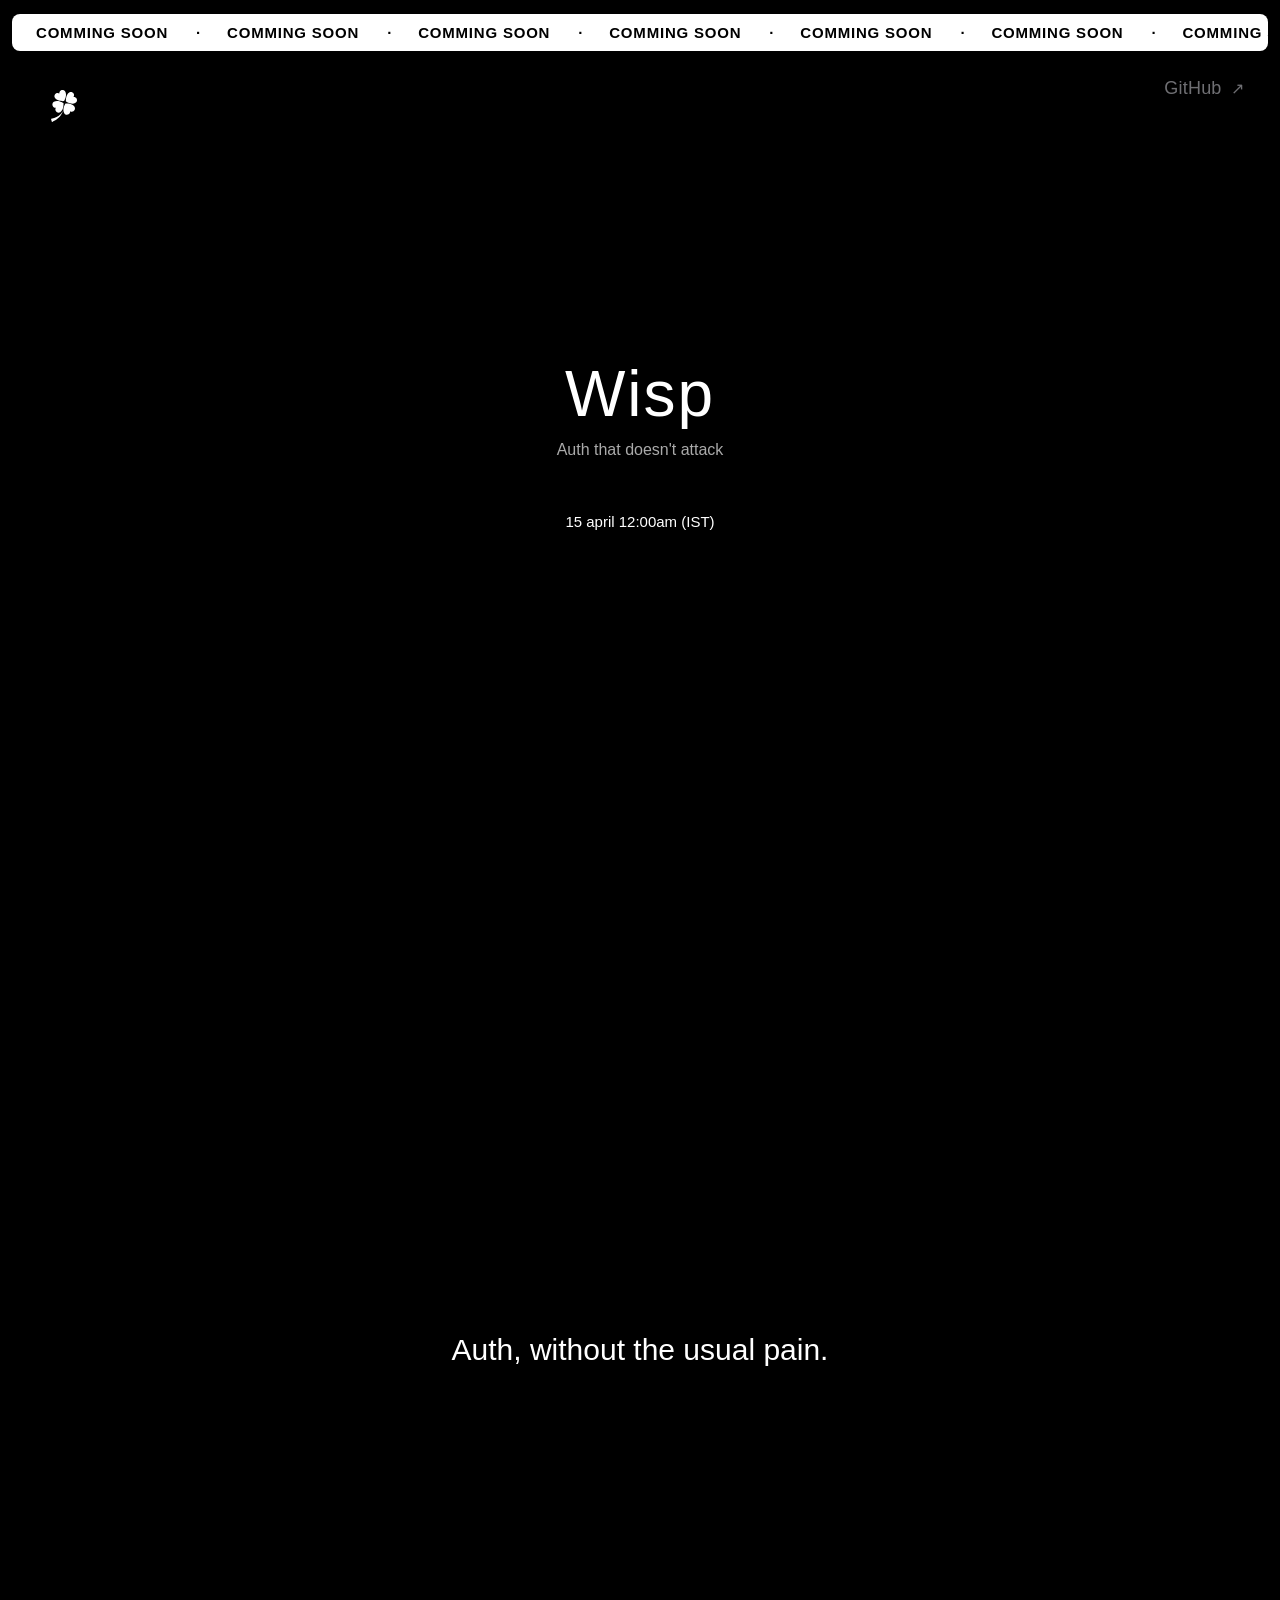
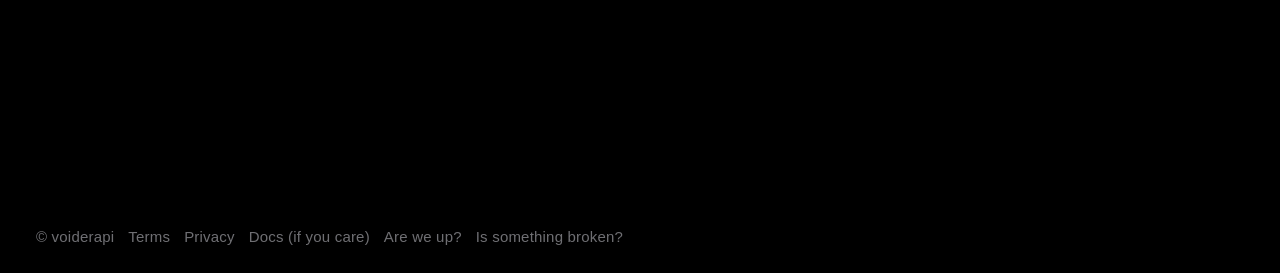
<file: public/index.html>
<!DOCTYPE html>
<html>
<head>
  <title>Wisp</title>
<meta charset="UTF-8">
<meta name="viewport" content="width=device-width, initial-scale=1.0">
<meta name="description" content="Wisp - Auth that doesn't suck">
<link rel="icon" type="image/svg+xml" href="wisplogowhite.svg">
<link rel="stylesheet" href="shared.css">
  <style>

    .announcement-bar {
      position: fixed;
      top: 14px;
      left: 12px;
      right: 12px;
      z-index: 10;
      overflow: hidden;
      background: #fff;
      border-radius: 8px;
      white-space: nowrap;
    }

    .announcement-track {
      display: flex;
      width: max-content;
      animation: marquee 14s linear infinite;
    }

    .announcement-text {
      display: flex;
      align-items: center;
      gap: 26px;
      flex: 0 0 auto;
      box-sizing: border-box;
      padding: 10px 0 10px 24px;
      color: #000;
      font-family: Arial, sans-serif;
      font-size: 15px;
      font-weight: 700;
      letter-spacing: 0.8px;
      text-transform: uppercase;
    }

    .announcement-text span {
      flex: 0 0 auto;
    }

    .announcement-text span::after {
      content: "·";
      margin-left: 28px;
    }

    .announcement-text span:last-child::after {
      content: "";
      margin-left: 0;
    }

    @keyframes marquee {
      from { transform: translateX(0); }
      to   { transform: translateX(-50%); }
    }

    /* ── HERO ── */
    .hero {
      height: 100vh;
      display: flex;
      flex-direction: column;
      justify-content: center;
      align-items: center;
      position: relative;
      text-align: center;
    }

    .bg {
      position: absolute;
      top: 0;
      left: 0;
      width: 100%;
      height: 120%;
      background: #000;
      z-index: -1;
      transform: translateY(0);
    }

    .top-link {
      position: absolute;
      top: 78px;
      right: 36px;
      color: #6f6f73;
      text-decoration: none;
      font-size: 18px;
      font-weight: 400;
      letter-spacing: 0.2px;
      transition: color 0.2s ease;
    }

    .top-link:hover { color: #a1a1a6; }

    .top-link span {
      margin-left: 4px;
      font-size: 16px;
    }

    .bottom-links {
      display: flex;
      flex-wrap: wrap;
      justify-content: flex-start;
      gap: 14px;
      padding: 28px 36px;
      background: #000;
    }

    .bottom-link {
      color: #6f6f73;
      text-decoration: none;
      font-size: 15px;
      font-weight: 400;
      letter-spacing: 0.2px;
      transition: color 0.2s ease;
    }

    .bottom-link:hover { color: #a1a1a6; }

    .top-logo {
      position: absolute;
      top: 78px;
      left: 36px;
      width: 56px;
      height: 56px;
      display: flex;
      align-items: center;
      justify-content: center;
    }

    .top-logo svg {
      width: 32px;
      height: 32px;
      display: block;
      fill: #fff;
    }

    h1 {
      font-size: 64px;
      margin: 0;
    }

    p {
      color: #aaa;
      margin-top: 10px;
    }

    .btn {
      margin-top: 25px;
      padding: 12px 50px;
      background: #000000;
      border-radius: 500px;
      display: block;
      margin-left: auto;
      margin-right: auto;
      border: 1px solid #000000;
      color: rgb(255, 255, 255);
      cursor: pointer;
      font-size: 15px;
      transition: border-color 0.2s ease;
    }


    /* ── SECTION (outside .hero) ── */
    .section {
      height: 100vh;
      display: flex;
      justify-content: center;
      align-items: center;
      background: #000;
      font-size: 30px;
    }
  </style>
</head>

<body>

  <!-- Announcement bar -->
  <div class="announcement-bar">
    <div class="announcement-track">
      <div class="announcement-text">
        <span>COMMING SOON</span>
        <span>COMMING SOON</span>
        <span>COMMING SOON</span>
        <span>COMMING SOON</span>
        <span>COMMING SOON</span>
        <span>COMMING SOON</span>
        <span>COMMING SOON</span>
        <span>COMMING SOON</span>
        <span>COMMING SOON</span>
        <span>COMMING SOON</span>
      </div>
      <div class="announcement-text" aria-hidden="true">
        <span>COMMING SOON</span>
        <span>COMMING SOON</span>
        <span>COMMING SOON</span>
        <span>COMMING SOON</span>
        <span>COMMING SOON</span>
        <span>COMMING SOON</span>
        <span>COMMING SOON</span>
        <span>COMMING SOON</span>
        <span>COMMING SOON</span>
        <span>COMMING SOON</span>
      </div>
    </div>
  </div>

  <!-- Hero — contains only hero elements -->
  <div class="hero">
    <div class="bg" id="bg"></div>

    <div class="top-logo" aria-label="Wisp logo">
        <a href='/'>
      <svg fill="#ffffff" version="1.1" id="Capa_1" xmlns="http://www.w3.org/2000/svg"
           viewBox="0 0 477.959 477.959" xml:space="preserve">
        <g><g>
          <path d="M238.421,165.792c0,0,54.115-84.598,18.411-143.04C243.147,0.356,213.901-6.707,191.505,6.976c-16.049,9.805-24.223,27.601-22.533,45.14c-14.836-9.507-34.4-10.355-50.449-0.552c-22.396,13.683-29.459,42.93-15.777,65.327C138.452,175.333,238.421,165.792,238.421,165.792z"/>
          <path d="M260.801,202.423c0,0-54.115,84.596-18.41,143.04c13.684,22.396,42.932,29.46,65.328,15.775c16.047-9.804,24.223-27.6,22.53-45.14c14.837,9.509,34.402,10.357,50.449,0.553c22.396-13.683,29.459-42.931,15.777-65.325C360.771,192.881,260.801,202.423,260.801,202.423z"/>
          <path d="M426.744,126.001c-9.805-16.049-27.602-24.223-45.141-22.533c9.508-14.836,10.357-34.4,0.553-50.448c-13.684-22.396-42.93-29.46-65.326-15.778c-58.44,35.706-48.903,135.676-48.903,135.676s84.598,54.115,143.041,18.41C433.361,177.645,440.426,148.397,426.744,126.001z"/>
          <path d="M117.62,264.748c-9.508,14.835-10.357,34.4-0.551,50.447c13.682,22.396,42.93,29.459,65.324,15.777c58.445-35.705,48.904-135.676,48.904-135.676s-84.596-54.115-143.041-18.408c-22.395,13.682-29.459,42.93-15.775,65.326C82.286,258.263,100.081,266.437,117.62,264.748z"/>
          <path d="M216.699,316.855c-0.652,1.458-1.324,3.08-2.141,4.81c-0.85,1.716-1.701,3.586-2.77,5.514c-2.033,3.893-4.572,8.14-7.598,12.561c-3.018,4.425-6.537,9.018-10.539,13.598c-4,4.585-8.482,9.155-13.365,13.593c-4.879,4.438-10.156,8.74-15.711,12.836c-5.566,4.083-11.416,7.953-17.402,11.58c-11.975,7.257-24.551,13.476-36.604,18.621c-12.051,5.156-23.588,9.239-33.539,12.366c-9.957,3.128-18.332,5.291-24.117,6.646c-2.891,0.676-5.137,1.151-6.613,1.443c-0.709,0.131-1.254,0.232-1.619,0.299c-0.191,0.037-0.25,0.036-0.303,0.041c-0.051,0.003-0.15,0.024-0.137,0.021l14.199,47.176c0,0,0.287-0.111,0.842-0.329c0.475-0.201,1.182-0.5,2.104-0.888c1.773-0.77,4.283-1.895,7.404-3.366c6.24-2.947,14.922-7.3,25.004-13.005c10.078-5.706,21.563-12.766,33.34-21.082c11.775-8.303,23.848-17.866,35.027-28.396c5.592-5.263,10.967-10.746,15.982-16.385c5.006-5.648,9.652-11.443,13.828-17.263c4.18-5.82,7.881-11.665,11.053-17.375c3.176-5.705,5.814-11.273,7.957-16.503c2.145-5.229,3.809-10.114,5.027-14.499c0.66-2.174,1.123-4.257,1.604-6.149c0.449-1.906,0.777-3.676,1.113-5.255c0.561-3.192,0.969-5.687,1.154-7.404c0.215-1.707,0.328-2.617,0.328-2.617s-0.303,0.866-0.867,2.491C218.809,311.561,217.889,313.908,216.699,316.855z"/>
        </g></g>
      </svg>
        </a>
    </div>
    
    <a class="top-link" href="https://github.com/SaaranshDx/Wisp.git" target="_blank" rel="noreferrer">
      GitHub <span>↗</span>
    </a>

    <h1 style="font-weight: 300; letter-spacing: 2px;">Wisp</h1>
    <p>Auth that doesn't attack</p>
    <button class="btn">15 april 12:00am (IST)</button>
  </div>

  <!-- Section — correctly OUTSIDE .hero -->
  <div class="section">
    Auth, without the usual pain.
  </div>

  <!-- Bottom links — fixed to viewport, outside everything -->
  <div class="bottom-links">
    <a class="bottom-link" href="https://github.com/SaaranshDx/Wisp/blob/main/LICENSE">© voiderapi</a>
    <a class='bottom-link' href='/terms'>Terms</a>
    <a class='bottom-link' href='/privacy'>Privacy</a>
    <a class="bottom-link" href="docs.html">Docs (if you care)</a>
    <a class="bottom-link" href="uptime.html">Are we up?</a>
    <a class="bottom-link" href="https://github.com/SaaranshDx/Wisp/issues">Is something broken?</a>
</div>

  <script>
    const bg = document.getElementById("bg");
    window.addEventListener("scroll", () => {
      bg.style.transform = `translateY(${window.scrollY * 0.4}px)`;
    });
  </script>

</body>
</html>
</file>
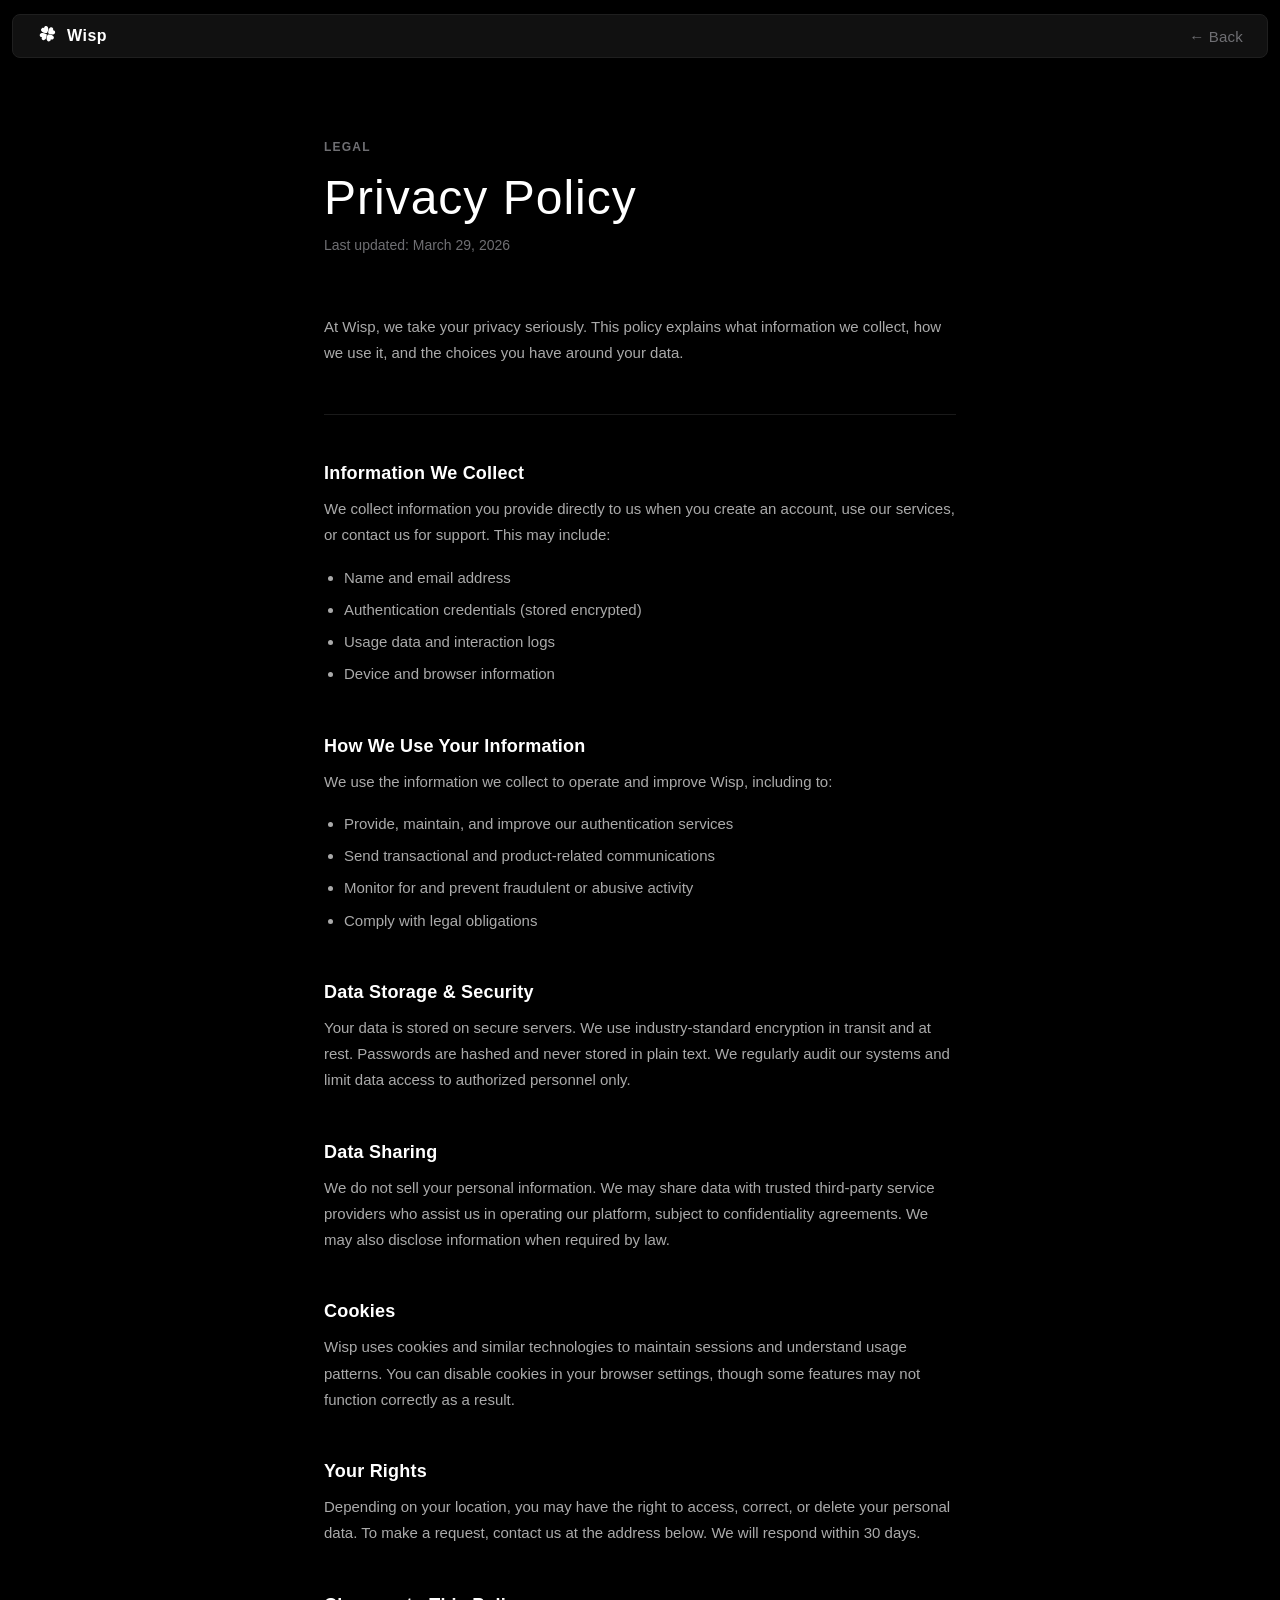
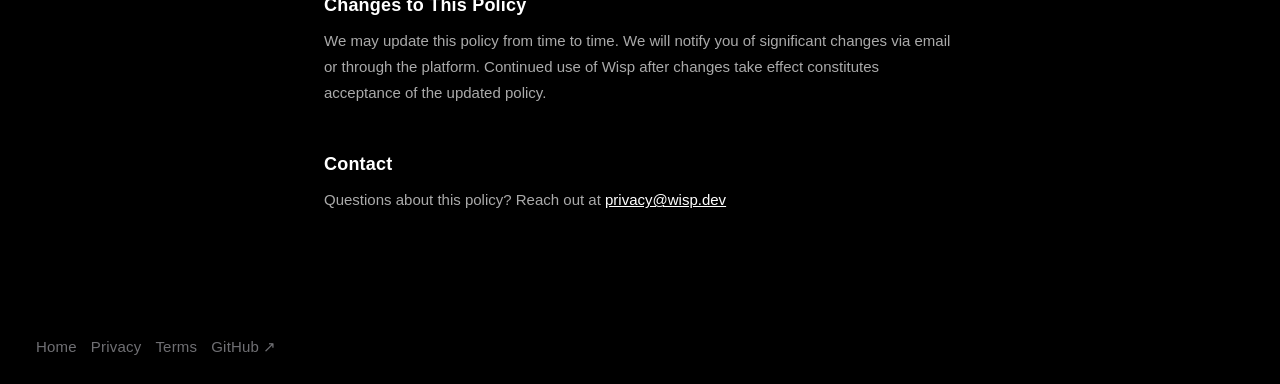
<file: public/privacy.html>
<!DOCTYPE html>
<html>
<head>
  <title>Privacy Policy — Wisp</title>
  <style>
    *, *::before, *::after { box-sizing: border-box; }

    body {
      margin: 0;
      font-family: Arial, sans-serif;
      background: #000;
      color: white;
      overflow-x: hidden;
    }

    /* ── NAV ── */
    .nav {
      position: fixed;
      top: 14px;
      left: 12px;
      right: 12px;
      z-index: 10;
      display: flex;
      align-items: center;
      justify-content: space-between;
      padding: 0 24px;
      height: 44px;
      background: #111;
      border-radius: 8px;
      border: 1px solid #1f1f1f;
    }

    .nav-logo {
      display: flex;
      align-items: center;
      gap: 10px;
      text-decoration: none;
      color: #fff;
      font-size: 16px;
      font-weight: 600;
      letter-spacing: 0.5px;
    }

    .nav-logo svg {
      width: 20px;
      height: 20px;
      fill: #fff;
      flex-shrink: 0;
    }

    .nav-link {
      color: #6f6f73;
      text-decoration: none;
      font-size: 15px;
      font-weight: 400;
      letter-spacing: 0.2px;
      transition: color 0.2s ease;
    }

    .nav-link:hover { color: #a1a1a6; }

    /* ── CONTENT ── */
    .page {
      max-width: 680px;
      margin: 0 auto;
      padding: 140px 24px 80px;
    }

    .label {
      font-size: 12px;
      font-weight: 700;
      letter-spacing: 1.2px;
      text-transform: uppercase;
      color: #6f6f73;
      margin-bottom: 16px;
    }

    h1 {
      font-size: 48px;
      font-weight: 300;
      letter-spacing: 1px;
      margin: 0 0 8px;
    }

    .meta {
      color: #6f6f73;
      font-size: 14px;
      margin-bottom: 56px;
    }

    h2 {
      font-size: 18px;
      font-weight: 600;
      margin: 48px 0 12px;
      letter-spacing: 0.2px;
    }

    p, li {
      color: #aaa;
      font-size: 15px;
      line-height: 1.75;
      margin: 0 0 16px;
    }

    ul {
      padding-left: 20px;
      margin: 0 0 16px;
    }

    li { margin-bottom: 6px; }

    .divider {
      border: none;
      border-top: 1px solid #1a1a1a;
      margin: 48px 0;
    }

    /* ── FOOTER ── */
    .bottom-links {
      display: flex;
      flex-wrap: wrap;
      justify-content: flex-start;
      gap: 14px;
      padding: 28px 36px;
      background: #000;
    }

    .bottom-link {
      color: #6f6f73;
      text-decoration: none;
      font-size: 15px;
      font-weight: 400;
      letter-spacing: 0.2px;
      transition: color 0.2s ease;
    }

    .bottom-link:hover { color: #a1a1a6; }
  </style>
</head>
<body>

  <nav class="nav">
    <a class="nav-logo" href="index.html">
      <svg viewBox="0 0 477.959 477.959" xmlns="http://www.w3.org/2000/svg">
        <path d="M238.421,165.792c0,0,54.115-84.598,18.411-143.04C243.147,0.356,213.901-6.707,191.505,6.976c-16.049,9.805-24.223,27.601-22.533,45.14c-14.836-9.507-34.4-10.355-50.449-0.552c-22.396,13.683-29.459,42.93-15.777,65.327C138.452,175.333,238.421,165.792,238.421,165.792z"/>
        <path d="M260.801,202.423c0,0-54.115,84.596-18.41,143.04c13.684,22.396,42.932,29.46,65.328,15.775c16.047-9.804,24.223-27.6,22.53-45.14c14.837,9.509,34.402,10.357,50.449,0.553c22.396-13.683,29.459-42.931,15.777-65.325C360.771,192.881,260.801,202.423,260.801,202.423z"/>
        <path d="M426.744,126.001c-9.805-16.049-27.602-24.223-45.141-22.533c9.508-14.836,10.357-34.4,0.553-50.448c-13.684-22.396-42.93-29.46-65.326-15.778c-58.44,35.706-48.903,135.676-48.903,135.676s84.598,54.115,143.041,18.41C433.361,177.645,440.426,148.397,426.744,126.001z"/>
        <path d="M117.62,264.748c-9.508,14.835-10.357,34.4-0.551,50.447c13.682,22.396,42.93,29.459,65.324,15.777c58.445-35.705,48.904-135.676,48.904-135.676s-84.596-54.115-143.041-18.408c-22.395,13.682-29.459,42.93-15.775,65.326C82.286,258.263,100.081,266.437,117.62,264.748z"/>
      </svg>
      Wisp
    </a>
    <a class="nav-link" href="index.html">← Back</a>
  </nav>

  <div class="page">
    <div class="label">Legal</div>
    <h1>Privacy Policy</h1>
    <p class="meta">Last updated: March 29, 2026</p>

    <p>At Wisp, we take your privacy seriously. This policy explains what information we collect, how we use it, and the choices you have around your data.</p>

    <hr class="divider">

    <h2>Information We Collect</h2>
    <p>We collect information you provide directly to us when you create an account, use our services, or contact us for support. This may include:</p>
    <ul>
      <li>Name and email address</li>
      <li>Authentication credentials (stored encrypted)</li>
      <li>Usage data and interaction logs</li>
      <li>Device and browser information</li>
    </ul>

    <h2>How We Use Your Information</h2>
    <p>We use the information we collect to operate and improve Wisp, including to:</p>
    <ul>
      <li>Provide, maintain, and improve our authentication services</li>
      <li>Send transactional and product-related communications</li>
      <li>Monitor for and prevent fraudulent or abusive activity</li>
      <li>Comply with legal obligations</li>
    </ul>

    <h2>Data Storage & Security</h2>
    <p>Your data is stored on secure servers. We use industry-standard encryption in transit and at rest. Passwords are hashed and never stored in plain text. We regularly audit our systems and limit data access to authorized personnel only.</p>

    <h2>Data Sharing</h2>
    <p>We do not sell your personal information. We may share data with trusted third-party service providers who assist us in operating our platform, subject to confidentiality agreements. We may also disclose information when required by law.</p>

    <h2>Cookies</h2>
    <p>Wisp uses cookies and similar technologies to maintain sessions and understand usage patterns. You can disable cookies in your browser settings, though some features may not function correctly as a result.</p>

    <h2>Your Rights</h2>
    <p>Depending on your location, you may have the right to access, correct, or delete your personal data. To make a request, contact us at the address below. We will respond within 30 days.</p>

    <h2>Changes to This Policy</h2>
    <p>We may update this policy from time to time. We will notify you of significant changes via email or through the platform. Continued use of Wisp after changes take effect constitutes acceptance of the updated policy.</p>

    <h2>Contact</h2>
    <p>Questions about this policy? Reach out at <a href="mailto:privacy@wisp.dev" style="color:#fff;">privacy@wisp.dev</a></p>
  </div>

  <div class="bottom-links">
    <a class="bottom-link" href="index.html">Home</a>
    <a class="bottom-link" href="privacy.html">Privacy</a>
    <a class="bottom-link" href="terms.html">Terms</a>
    <a class="bottom-link" href="https://github.com/SaaranshDx/Wisp.git" target="_blank" rel="noreferrer">GitHub ↗</a>
  </div>

</body>
</html>
</file>
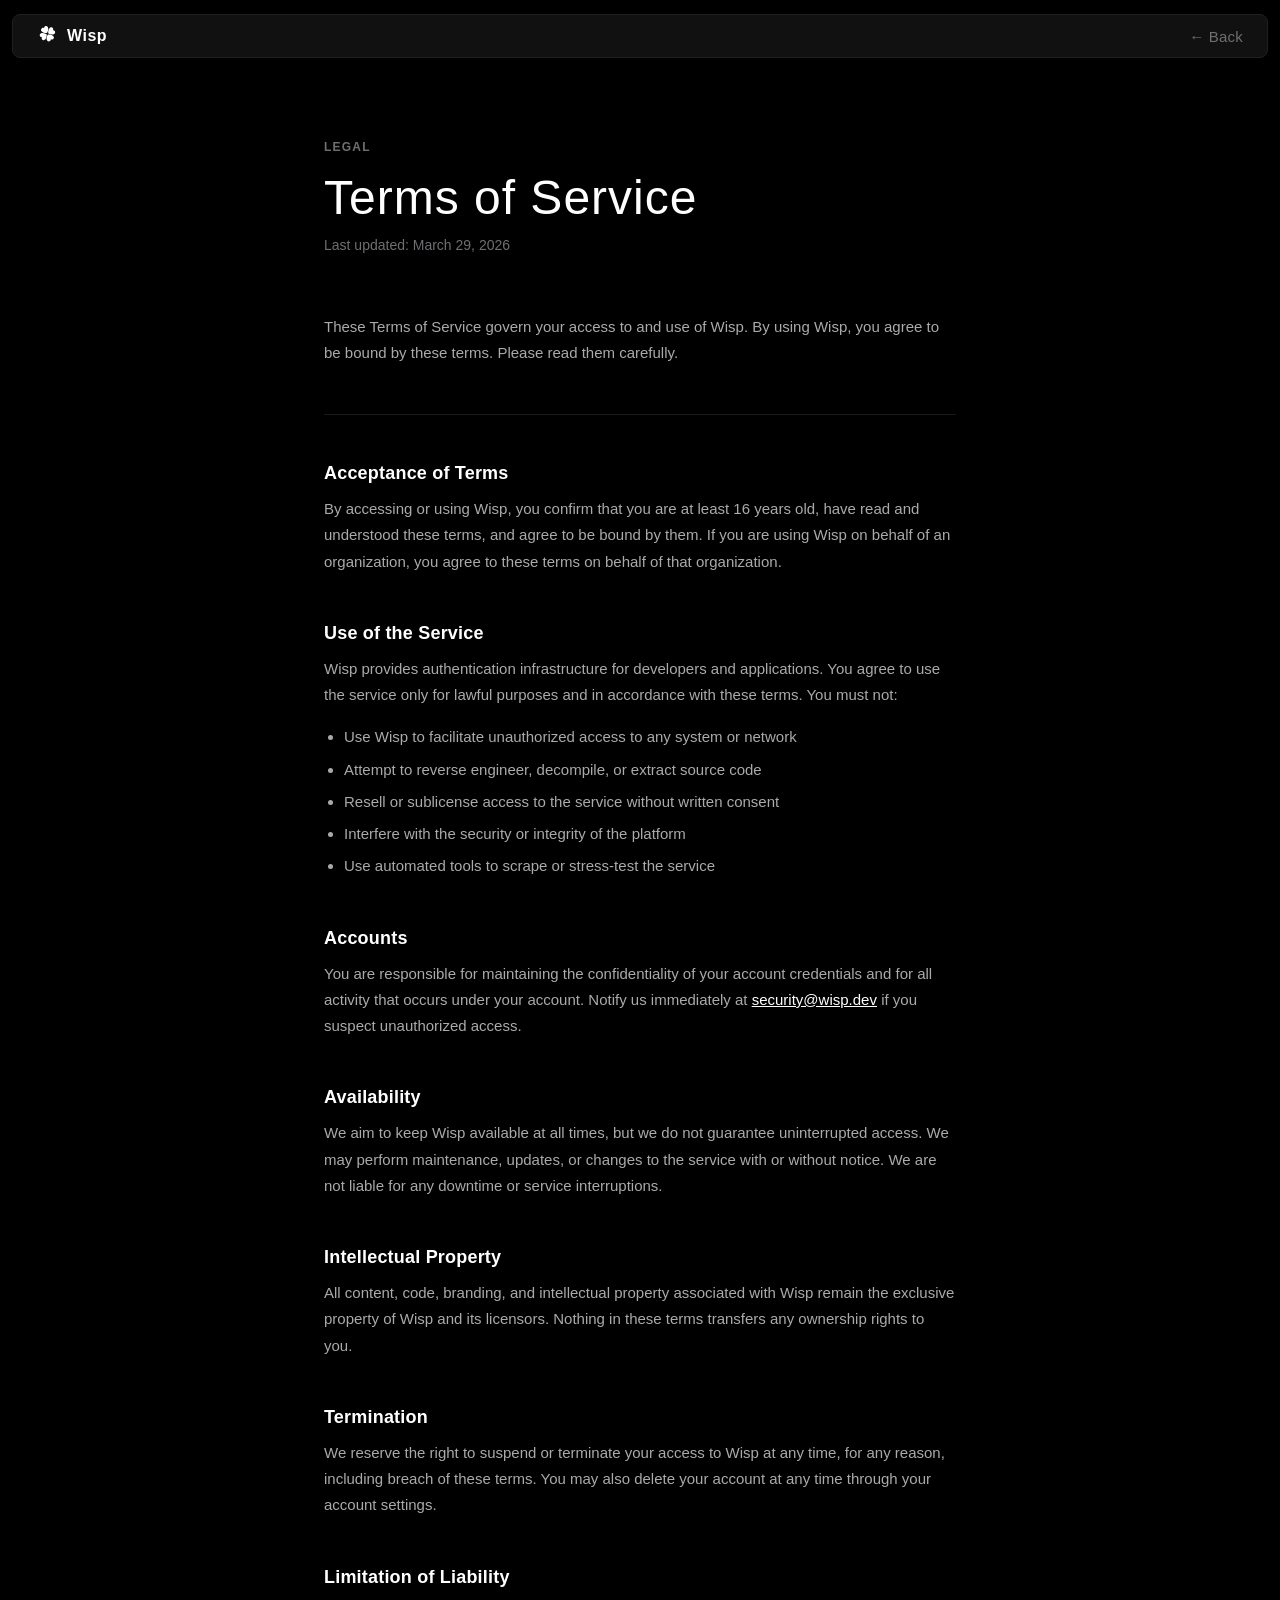
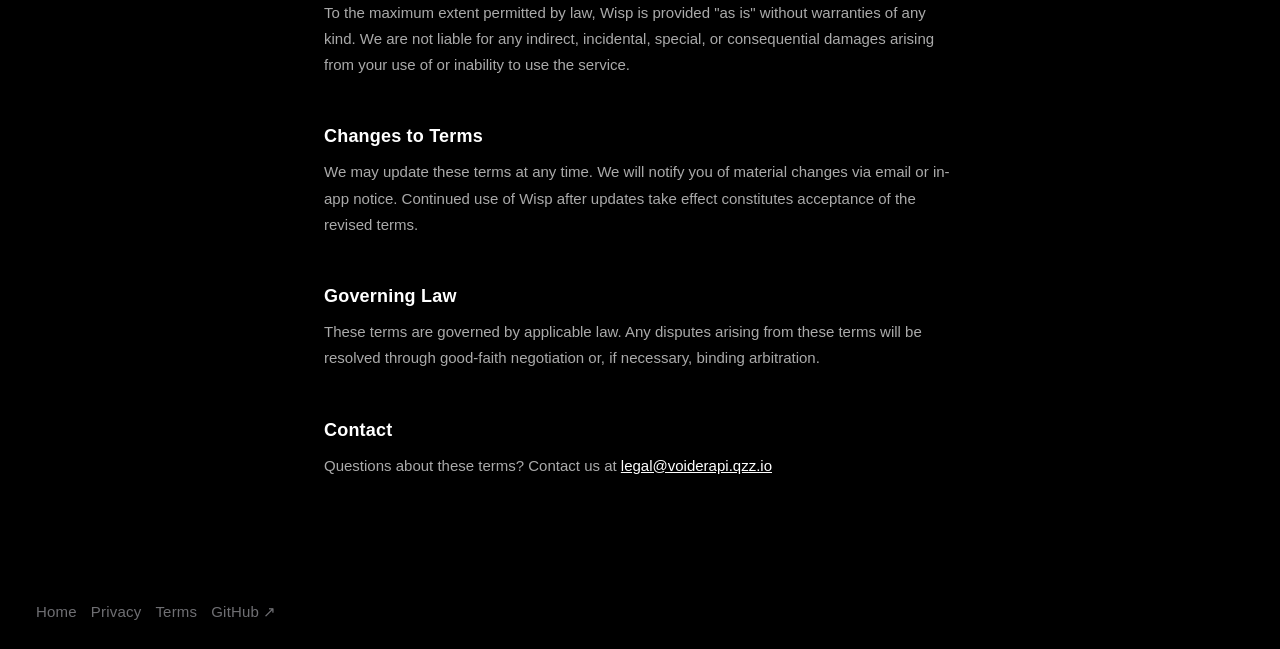
<file: public/terms.html>
<!DOCTYPE html>
<html>
<head>
  <title>Terms of Service — Wisp</title>
  <style>
    *, *::before, *::after { box-sizing: border-box; }

    body {
      margin: 0;
      font-family: Arial, sans-serif;
      background: #000;
      color: white;
      overflow-x: hidden;
    }

    /* ── NAV ── */
    .nav {
      position: fixed;
      top: 14px;
      left: 12px;
      right: 12px;
      z-index: 10;
      display: flex;
      align-items: center;
      justify-content: space-between;
      padding: 0 24px;
      height: 44px;
      background: #111;
      border-radius: 8px;
      border: 1px solid #1f1f1f;
    }

    .nav-logo {
      display: flex;
      align-items: center;
      gap: 10px;
      text-decoration: none;
      color: #fff;
      font-size: 16px;
      font-weight: 600;
      letter-spacing: 0.5px;
    }

    .nav-logo svg {
      width: 20px;
      height: 20px;
      fill: #fff;
      flex-shrink: 0;
    }

    .nav-link {
      color: #6f6f73;
      text-decoration: none;
      font-size: 15px;
      font-weight: 400;
      letter-spacing: 0.2px;
      transition: color 0.2s ease;
    }

    .nav-link:hover { color: #a1a1a6; }

    /* ── CONTENT ── */
    .page {
      max-width: 680px;
      margin: 0 auto;
      padding: 140px 24px 80px;
    }

    .label {
      font-size: 12px;
      font-weight: 700;
      letter-spacing: 1.2px;
      text-transform: uppercase;
      color: #6f6f73;
      margin-bottom: 16px;
    }

    h1 {
      font-size: 48px;
      font-weight: 300;
      letter-spacing: 1px;
      margin: 0 0 8px;
    }

    .meta {
      color: #6f6f73;
      font-size: 14px;
      margin-bottom: 56px;
    }

    h2 {
      font-size: 18px;
      font-weight: 600;
      margin: 48px 0 12px;
      letter-spacing: 0.2px;
    }

    p, li {
      color: #aaa;
      font-size: 15px;
      line-height: 1.75;
      margin: 0 0 16px;
    }

    ul {
      padding-left: 20px;
      margin: 0 0 16px;
    }

    li { margin-bottom: 6px; }

    .divider {
      border: none;
      border-top: 1px solid #1a1a1a;
      margin: 48px 0;
    }

    /* ── FOOTER ── */
    .bottom-links {
      display: flex;
      flex-wrap: wrap;
      justify-content: flex-start;
      gap: 14px;
      padding: 28px 36px;
      background: #000;
    }

    .bottom-link {
      color: #6f6f73;
      text-decoration: none;
      font-size: 15px;
      font-weight: 400;
      letter-spacing: 0.2px;
      transition: color 0.2s ease;
    }

    .bottom-link:hover { color: #a1a1a6; }
  </style>
</head>
<body>

  <nav class="nav">
    <a class="nav-logo" href="index.html">
      <svg viewBox="0 0 477.959 477.959" xmlns="http://www.w3.org/2000/svg">
        <path d="M238.421,165.792c0,0,54.115-84.598,18.411-143.04C243.147,0.356,213.901-6.707,191.505,6.976c-16.049,9.805-24.223,27.601-22.533,45.14c-14.836-9.507-34.4-10.355-50.449-0.552c-22.396,13.683-29.459,42.93-15.777,65.327C138.452,175.333,238.421,165.792,238.421,165.792z"/>
        <path d="M260.801,202.423c0,0-54.115,84.596-18.41,143.04c13.684,22.396,42.932,29.46,65.328,15.775c16.047-9.804,24.223-27.6,22.53-45.14c14.837,9.509,34.402,10.357,50.449,0.553c22.396-13.683,29.459-42.931,15.777-65.325C360.771,192.881,260.801,202.423,260.801,202.423z"/>
        <path d="M426.744,126.001c-9.805-16.049-27.602-24.223-45.141-22.533c9.508-14.836,10.357-34.4,0.553-50.448c-13.684-22.396-42.93-29.46-65.326-15.778c-58.44,35.706-48.903,135.676-48.903,135.676s84.598,54.115,143.041,18.41C433.361,177.645,440.426,148.397,426.744,126.001z"/>
        <path d="M117.62,264.748c-9.508,14.835-10.357,34.4-0.551,50.447c13.682,22.396,42.93,29.459,65.324,15.777c58.445-35.705,48.904-135.676,48.904-135.676s-84.596-54.115-143.041-18.408c-22.395,13.682-29.459,42.93-15.775,65.326C82.286,258.263,100.081,266.437,117.62,264.748z"/>
      </svg>
      Wisp
    </a>
    <a class="nav-link" href="index.html">← Back</a>
  </nav>

  <div class="page">
    <div class="label">Legal</div>
    <h1>Terms of Service</h1>
    <p class="meta">Last updated: March 29, 2026</p>

    <p>These Terms of Service govern your access to and use of Wisp. By using Wisp, you agree to be bound by these terms. Please read them carefully.</p>

    <hr class="divider">

    <h2>Acceptance of Terms</h2>
    <p>By accessing or using Wisp, you confirm that you are at least 16 years old, have read and understood these terms, and agree to be bound by them. If you are using Wisp on behalf of an organization, you agree to these terms on behalf of that organization.</p>

    <h2>Use of the Service</h2>
    <p>Wisp provides authentication infrastructure for developers and applications. You agree to use the service only for lawful purposes and in accordance with these terms. You must not:</p>
    <ul>
      <li>Use Wisp to facilitate unauthorized access to any system or network</li>
      <li>Attempt to reverse engineer, decompile, or extract source code</li>
      <li>Resell or sublicense access to the service without written consent</li>
      <li>Interfere with the security or integrity of the platform</li>
      <li>Use automated tools to scrape or stress-test the service</li>
    </ul>

    <h2>Accounts</h2>
    <p>You are responsible for maintaining the confidentiality of your account credentials and for all activity that occurs under your account. Notify us immediately at <a href="mailto:security@wisp.dev" style="color:#fff;">security@wisp.dev</a> if you suspect unauthorized access.</p>

    <h2>Availability</h2>
    <p>We aim to keep Wisp available at all times, but we do not guarantee uninterrupted access. We may perform maintenance, updates, or changes to the service with or without notice. We are not liable for any downtime or service interruptions.</p>

    <h2>Intellectual Property</h2>
    <p>All content, code, branding, and intellectual property associated with Wisp remain the exclusive property of Wisp and its licensors. Nothing in these terms transfers any ownership rights to you.</p>

    <h2>Termination</h2>
    <p>We reserve the right to suspend or terminate your access to Wisp at any time, for any reason, including breach of these terms. You may also delete your account at any time through your account settings.</p>

    <h2>Limitation of Liability</h2>
    <p>To the maximum extent permitted by law, Wisp is provided "as is" without warranties of any kind. We are not liable for any indirect, incidental, special, or consequential damages arising from your use of or inability to use the service.</p>

    <h2>Changes to Terms</h2>
    <p>We may update these terms at any time. We will notify you of material changes via email or in-app notice. Continued use of Wisp after updates take effect constitutes acceptance of the revised terms.</p>

    <h2>Governing Law</h2>
    <p>These terms are governed by applicable law. Any disputes arising from these terms will be resolved through good-faith negotiation or, if necessary, binding arbitration.</p>

    <h2>Contact</h2>
    <p>Questions about these terms? Contact us at <a href="mailto:legal@voiderapi.qzz.io" style="color:#fff;">legal@voiderapi.qzz.io</a></p>
  </div>

  <div class="bottom-links">
    <a class="bottom-link" href="index.html">Home</a>
    <a class="bottom-link" href="privacy.html">Privacy</a>
    <a class="bottom-link" href="terms.html">Terms</a>
    <a class="bottom-link" href="https://github.com/SaaranshDx/Wisp.git" target="_blank" rel="noreferrer">GitHub ↗</a>
  </div>

</body>
</html>
</file>
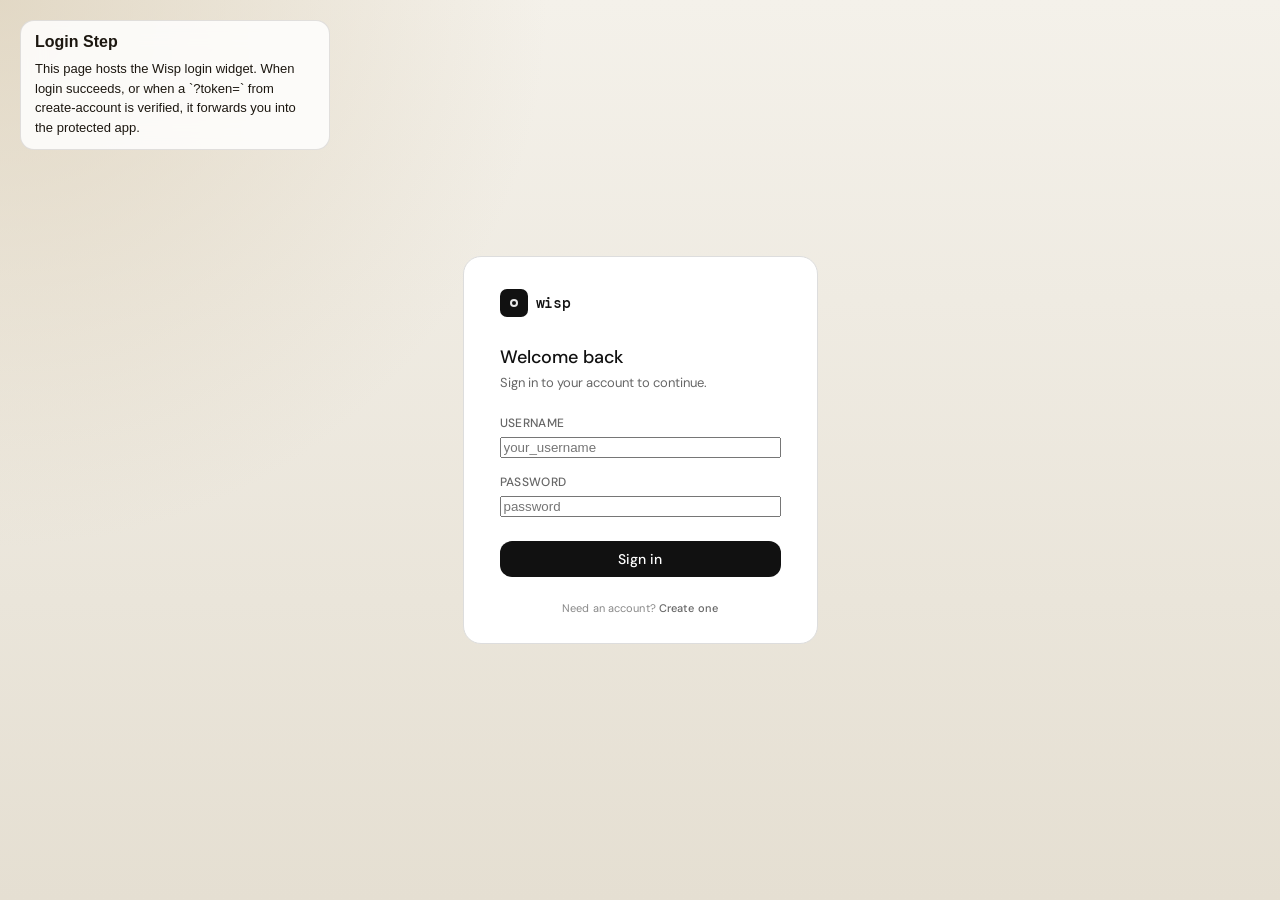
<file: test/app.html>
<!DOCTYPE html>
<html lang="en">
<head>
    <meta charset="UTF-8">
    <meta name="viewport" content="width=device-width, initial-scale=1.0">
    <title>Wisp Protected App</title>
    <style>
        :root {
            color-scheme: light;
            --bg: #f3efe7;
            --panel: rgba(255, 255, 255, 0.84);
            --ink: #19150f;
            --muted: #685f53;
            --border: rgba(25, 21, 15, 0.1);
            --accent: #1f5eff;
            --accent-soft: rgba(31, 94, 255, 0.12);
        }

        * {
            box-sizing: border-box;
        }

        body {
            margin: 0;
            min-height: 100vh;
            font-family: "Segoe UI", sans-serif;
            color: var(--ink);
            background:
                radial-gradient(circle at top right, rgba(31, 94, 255, 0.1), transparent 28%),
                radial-gradient(circle at bottom left, rgba(27, 167, 134, 0.12), transparent 24%),
                linear-gradient(180deg, #f8f4ea 0%, var(--bg) 100%);
        }

        main {
            width: min(920px, calc(100% - 32px));
            margin: 48px auto;
        }

        .hero {
            display: flex;
            justify-content: space-between;
            gap: 24px;
            align-items: flex-start;
            margin-bottom: 24px;
        }

        .hero h1 {
            margin: 0 0 8px;
            font-size: clamp(28px, 5vw, 46px);
            line-height: 1;
            letter-spacing: -0.04em;
        }

        .hero p {
            margin: 0;
            max-width: 560px;
            color: var(--muted);
            line-height: 1.6;
        }

        .actions {
            display: flex;
            gap: 12px;
            flex-wrap: wrap;
        }

        button,
        a.button-link {
            border: none;
            border-radius: 999px;
            padding: 12px 18px;
            font: inherit;
            cursor: pointer;
            text-decoration: none;
        }

        .primary {
            background: var(--ink);
            color: #ffffff;
        }

        .secondary {
            background: var(--panel);
            color: var(--ink);
            border: 1px solid var(--border);
        }

        .grid {
            display: grid;
            grid-template-columns: repeat(auto-fit, minmax(240px, 1fr));
            gap: 16px;
        }

        .card {
            background: var(--panel);
            border: 1px solid var(--border);
            border-radius: 24px;
            padding: 20px;
            backdrop-filter: blur(10px);
            box-shadow: 0 18px 42px rgba(35, 29, 21, 0.06);
        }

        .card h2 {
            margin: 0 0 14px;
            font-size: 14px;
            letter-spacing: 0.08em;
            text-transform: uppercase;
            color: var(--muted);
        }

        .kv {
            display: grid;
            gap: 10px;
        }

        .kv div {
            padding: 10px 12px;
            border-radius: 14px;
            background: rgba(255, 255, 255, 0.7);
            border: 1px solid rgba(25, 21, 15, 0.06);
        }

        .kv strong {
            display: block;
            margin-bottom: 4px;
            font-size: 12px;
            color: var(--muted);
            text-transform: uppercase;
            letter-spacing: 0.06em;
        }

        .status {
            margin-top: 18px;
            padding: 14px 16px;
            border-radius: 18px;
            background: var(--accent-soft);
            color: #13378c;
            border: 1px solid rgba(31, 94, 255, 0.14);
        }

        code {
            font-family: Consolas, monospace;
        }

        @media (max-width: 640px) {
            .hero {
                flex-direction: column;
            }
        }
    </style>
</head>
<body>
    <main>
        <section class="hero">
            <div>
                <h1>Protected Test App</h1>
                <p>This page verifies the JWT saved by Wisp, reads the session details from the backend, and lets you log out by clearing the server-side token and local storage.</p>
            </div>
            <div class="actions">
                <a class="button-link secondary" href="./login.html">Back to login</a>
                <button class="primary" id="logout-button" type="button">Log out</button>
            </div>
        </section>

        <section class="grid">
            <article class="card">
                <h2>Session</h2>
                <div class="kv">
                    <div>
                        <strong>User</strong>
                        <span id="session-user">Checking session...</span>
                    </div>
                    <div>
                        <strong>Email</strong>
                        <span id="session-email">Checking session...</span>
                    </div>
                    <div>
                        <strong>Client</strong>
                        <span id="session-client">Checking session...</span>
                    </div>
                    <div>
                        <strong>Expires</strong>
                        <span id="session-expiry">Checking session...</span>
                    </div>
                </div>
            </article>

            <article class="card">
                <h2>How This Works</h2>
                <div class="kv">
                    <div>
                        <strong>Token Source</strong>
                        <span>The page reads <code>wispToken</code> from local storage.</span>
                    </div>
                    <div>
                        <strong>Verification</strong>
                        <span>The backend validates the JWT and checks it matches the saved token in SQLite.</span>
                    </div>
                    <div>
                        <strong>Logout</strong>
                        <span>The logout button calls <code>/api/logout</code> to clear the active token.</span>
                    </div>
                </div>
            </article>
        </section>

        <div class="status" id="status-message">Verifying your session with the Wisp backend...</div>
    </main>

    <script src="./app.js"></script>
</body>
</html>
</file>
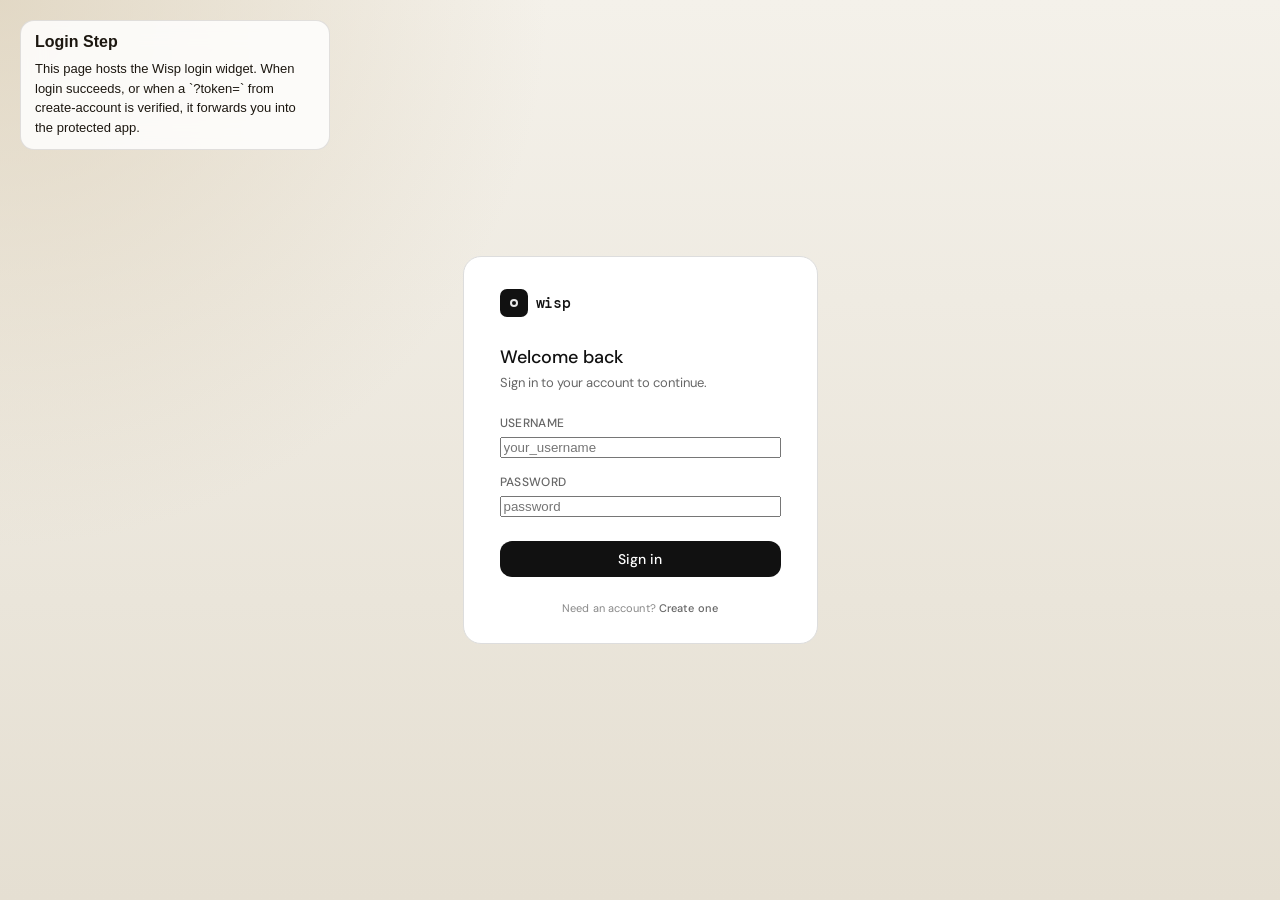
<file: test/login.html>
<!DOCTYPE html>
<html lang="en">
<head>
    <meta charset="UTF-8">
    <meta name="viewport" content="width=device-width, initial-scale=1.0">
    <title>Login</title>
    <style>
        body {
            margin: 0;
            min-height: 100vh;
            display: grid;
            place-items: center;
            background:
                radial-gradient(circle at top left, rgba(220, 208, 185, 0.75), transparent 35%),
                linear-gradient(180deg, #f4f1ea 0%, #e5dfd2 100%);
            color: #1c1710;
            font-family: "Segoe UI", sans-serif;
        }

        .page-note {
            position: fixed;
            top: 20px;
            left: 20px;
            padding: 12px 14px;
            background: rgba(255, 255, 255, 0.84);
            border: 1px solid rgba(28, 23, 16, 0.12);
            border-radius: 14px;
            max-width: 280px;
            backdrop-filter: blur(12px);
        }

        .page-note h1 {
            margin: 0 0 8px;
            font-size: 16px;
        }

        .page-note p {
            margin: 0;
            font-size: 13px;
            line-height: 1.5;
        }

        .page-note a {
            color: inherit;
        }
    </style>
</head>
<body>
    <aside class="page-note">
        <h1>Login Step</h1>
        <p>This page hosts the Wisp login widget. When login succeeds, or when a `?token=` from create-account is verified, it forwards you into the protected app.</p>
    </aside>
    <script src="../src/public/login.js"></script>
    <script>
        const wispconfig = "wisp/config.json";

        document.addEventListener("wisp:login-success", () => {
            window.location.replace("./app.html");
        });

        document.addEventListener("wisp:token-verified", () => {
            window.location.replace("./app.html");
        });

        initialisewisp(wispconfig);
    </script>
</body>
</html>
</file>
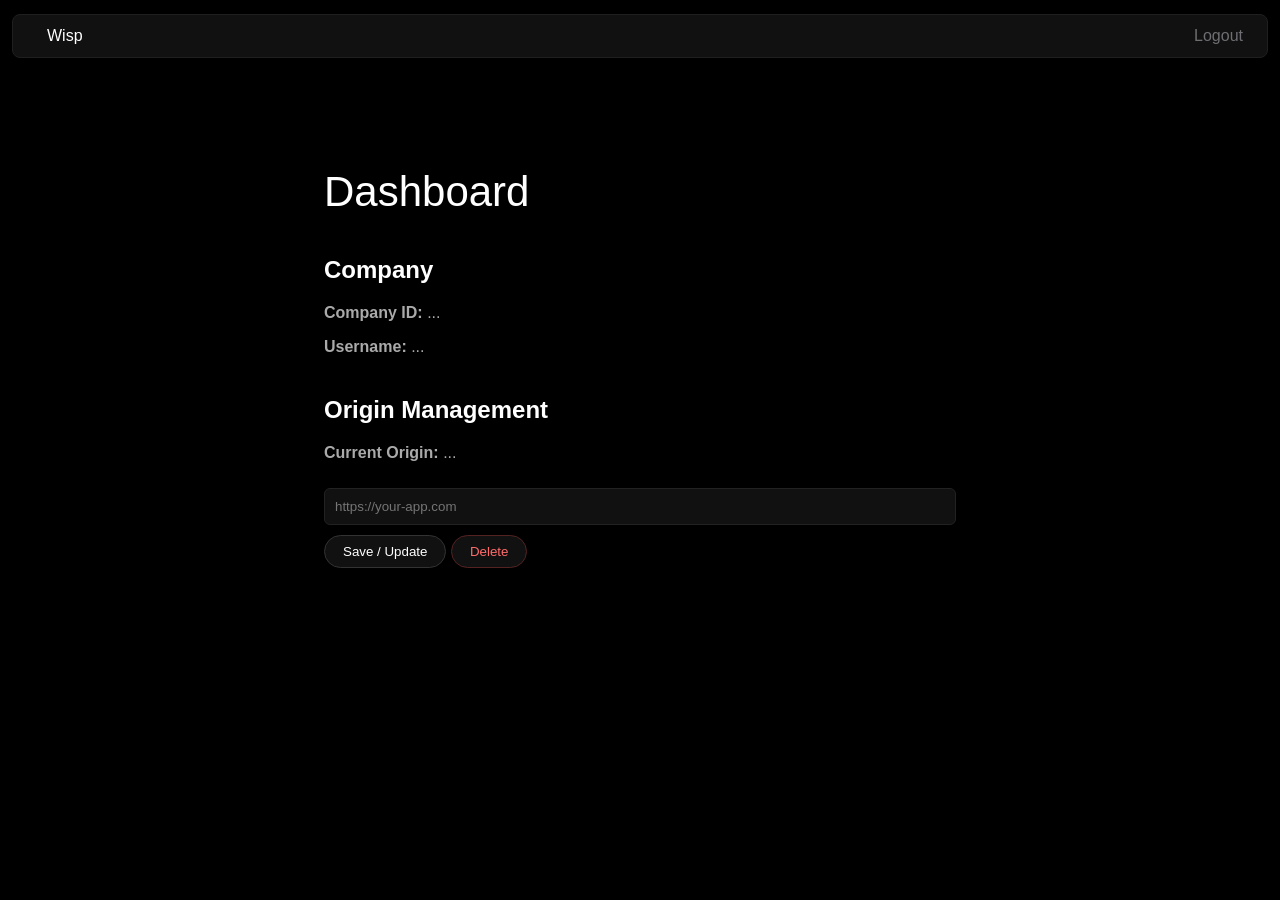
<file: public/dash/dash.html>
<!DOCTYPE html>
<html lang="en">
<head>
  <meta charset="UTF-8">
  <title>Dashboard — Wisp</title>

  <link rel="stylesheet" href="../shared.css">
  <style>

    /* ── NAV ── */
    .nav {
      position: fixed;
      top: 14px;
      left: 12px;
      right: 12px;
      z-index: 10;
      display: flex;
      align-items: center;
      justify-content: space-between;
      padding: 0 24px;
      height: 44px;
      background: #111;
      border-radius: 8px;
      border: 1px solid #1f1f1f;
    }

    .nav-logo {
      display: flex;
      align-items: center;
      gap: 10px;
      color: #fff;
      text-decoration: none;
    }

    .nav-link {
      color: #6f6f73;
      text-decoration: none;
    }

    .page {
      max-width: 680px;
      margin: 0 auto;
      padding: 140px 24px 80px;
    }

    h1 {
      font-size: 42px;
      font-weight: 300;
    }

    p {
      color: #aaa;
    }

    input {
      width: 100%;
      padding: 10px;
      margin-top: 10px;
      background: #111;
      border: 1px solid #222;
      color: white;
      border-radius: 6px;
    }

    .btn {
      margin-top: 10px;
      padding: 8px 18px;
      background: #111;
      border: 1px solid #333;
      color: white;
      cursor: pointer;
      border-radius: 20px;
    }

    .btn:hover {
      border-color: #666;
    }

    .danger {
      border-color: #552222;
      color: #ff6b6b;
    }

    .section {
      margin-top: 40px;
    }
  </style>
</head>

<body>

<nav class="nav">
  <a class="nav-logo" href="index.html">
    <svg viewBox="0 0 477.959 477.959" xmlns="http://www.w3.org/2000/svg">
      <path d="M238.421,165.792c0,0,54.115-84.598,18.411-143.04C243.147,0.356,213.901-6.707,191.505,6.976c-16.049,9.805-24.223,27.601-22.533,45.14c-14.836-9.507-34.4-10.355-50.449-0.552c-22.396,13.683-29.459,42.93-15.777,65.327C138.452,175.333,238.421,165.792,238.421,165.792z"/>
      <path d="M260.801,202.423c0,0-54.115,84.596-18.41,143.04c13.684,22.396,42.932,29.46,65.328,15.775c16.047-9.804,24.223-27.6,22.53-45.14c14.837,9.509,34.402,10.357,50.449,0.553c22.396-13.683,29.459-42.931,15.777-65.325C360.771,192.881,260.801,202.423,260.801,202.423z"/>
      <path d="M426.744,126.001c-9.805-16.049-27.602-24.223-45.141-22.533c9.508-14.836,10.357-34.4,0.553-50.448c-13.684-22.396-42.93-29.46-65.326-15.778c-58.44,35.706-48.903,135.676-48.903,135.676s84.598,54.115,143.041,18.41C433.361,177.645,440.426,148.397,426.744,126.001z"/>
      <path d="M117.62,264.748c-9.508,14.835-10.357,34.4-0.551,50.447c13.682,22.396,42.93,29.459,65.324,15.777c58.445-35.705,48.904-135.676,48.904-135.676s-84.596-54.115-143.041-18.408c-22.395,13.682-29.459,42.93-15.775,65.326C82.286,258.263,100.081,266.437,117.62,264.748z"/>
    </svg>
    Wisp
  </a>
  <a class="nav-link" href="index.html" onclick="logout()">Logout</a>
</nav>

<div class="page">

  <h1>Dashboard</h1>

  <div class="section">
    <h2>Company</h2>
    <p><strong>Company ID:</strong> <span id="company-id">...</span></p>
    <p><strong>Username:</strong> <span id="username">...</span></p>
  </div>

  <div class="section">
    <h2>Origin Management</h2>

    <p><strong>Current Origin:</strong> <span id="origin">...</span></p>

    <input id="origin-input" placeholder="https://your-app.com">

    <button class="btn" onclick="saveOrigin()">Save / Update</button>
    <button class="btn danger" onclick="deleteOrigin()">Delete</button>
  </div>

</div>

<script>
function fetchtoken() {
  const token = document.cookie
    .split("; ")
    .find((row) => row.startsWith("token="))
    ?.split("=")[1];

  return token ? decodeURIComponent(token) : null;
}

const token = fetchtoken();

function logout() {
  document.cookie = "token=; path=/; expires=Thu, 01 Jan 1970 00:00:00 GMT";
  location.reload();
}

async function loadDashboard() {
  if (!token) {
    alert("Not logged in");
    return;
  }

  const res = await fetch("http://localhost:5000/api/dashboard", {
    headers: {
      Authorization: `Bearer ${token}`
    }
  });

  const data = await res.json();

  document.getElementById("company-id").textContent = data.company_id;
  document.getElementById("username").textContent = data.username;
  document.getElementById("origin").textContent = data.origin || "Not set";

  if (data.origin) {
    document.getElementById("origin-input").value = data.origin;
  }
}

async function saveOrigin() {
  const origin = document.getElementById("origin-input").value;

  if (!origin) {
    alert("Enter an origin");
    return;
  }

  await fetch("http://localhost:5000/api/origin", {
    method: "POST",
    headers: {
      "Content-Type": "application/json",
      Authorization: `Bearer ${token}`
    },
    body: JSON.stringify({ origin })
  });

  loadDashboard();
}

async function deleteOrigin() {
  await fetch("http://localhost:5000/api/origin", {
    method: "DELETE",
    headers: {
      Authorization: `Bearer ${token}`
    }
  });

  loadDashboard();
}

loadDashboard();
</script>

</body>
</html>
</file>
<file: public/shared.css>
/* ── SHARED STYLES ── */

/* Global Reset & Base Styles */
body {
  margin: 0;
  font-family: Arial, sans-serif;
  background: #000;
  color: white;
  overflow-x: hidden;
}

/* Reset defaults */
* {
  box-sizing: border-box;
}

*::before,
*::after {
  box-sizing: border-box;
}
</file>
